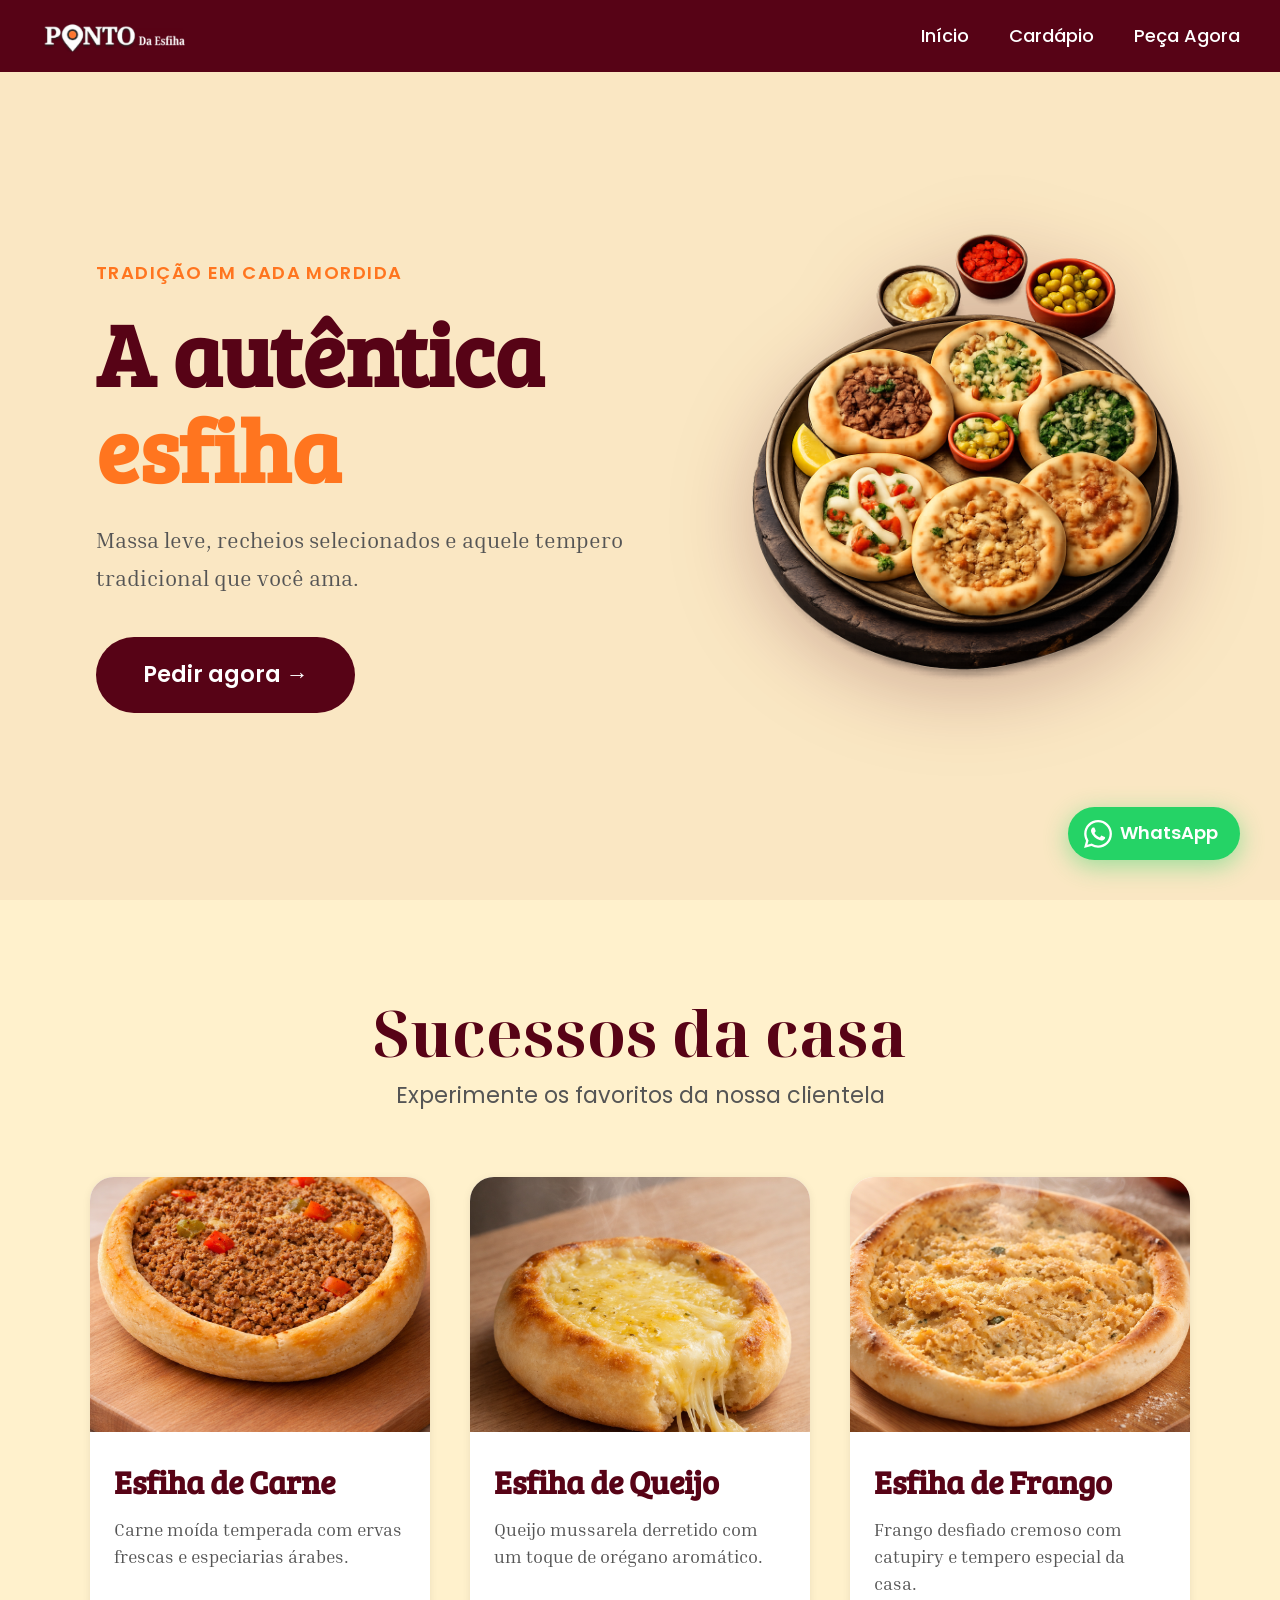
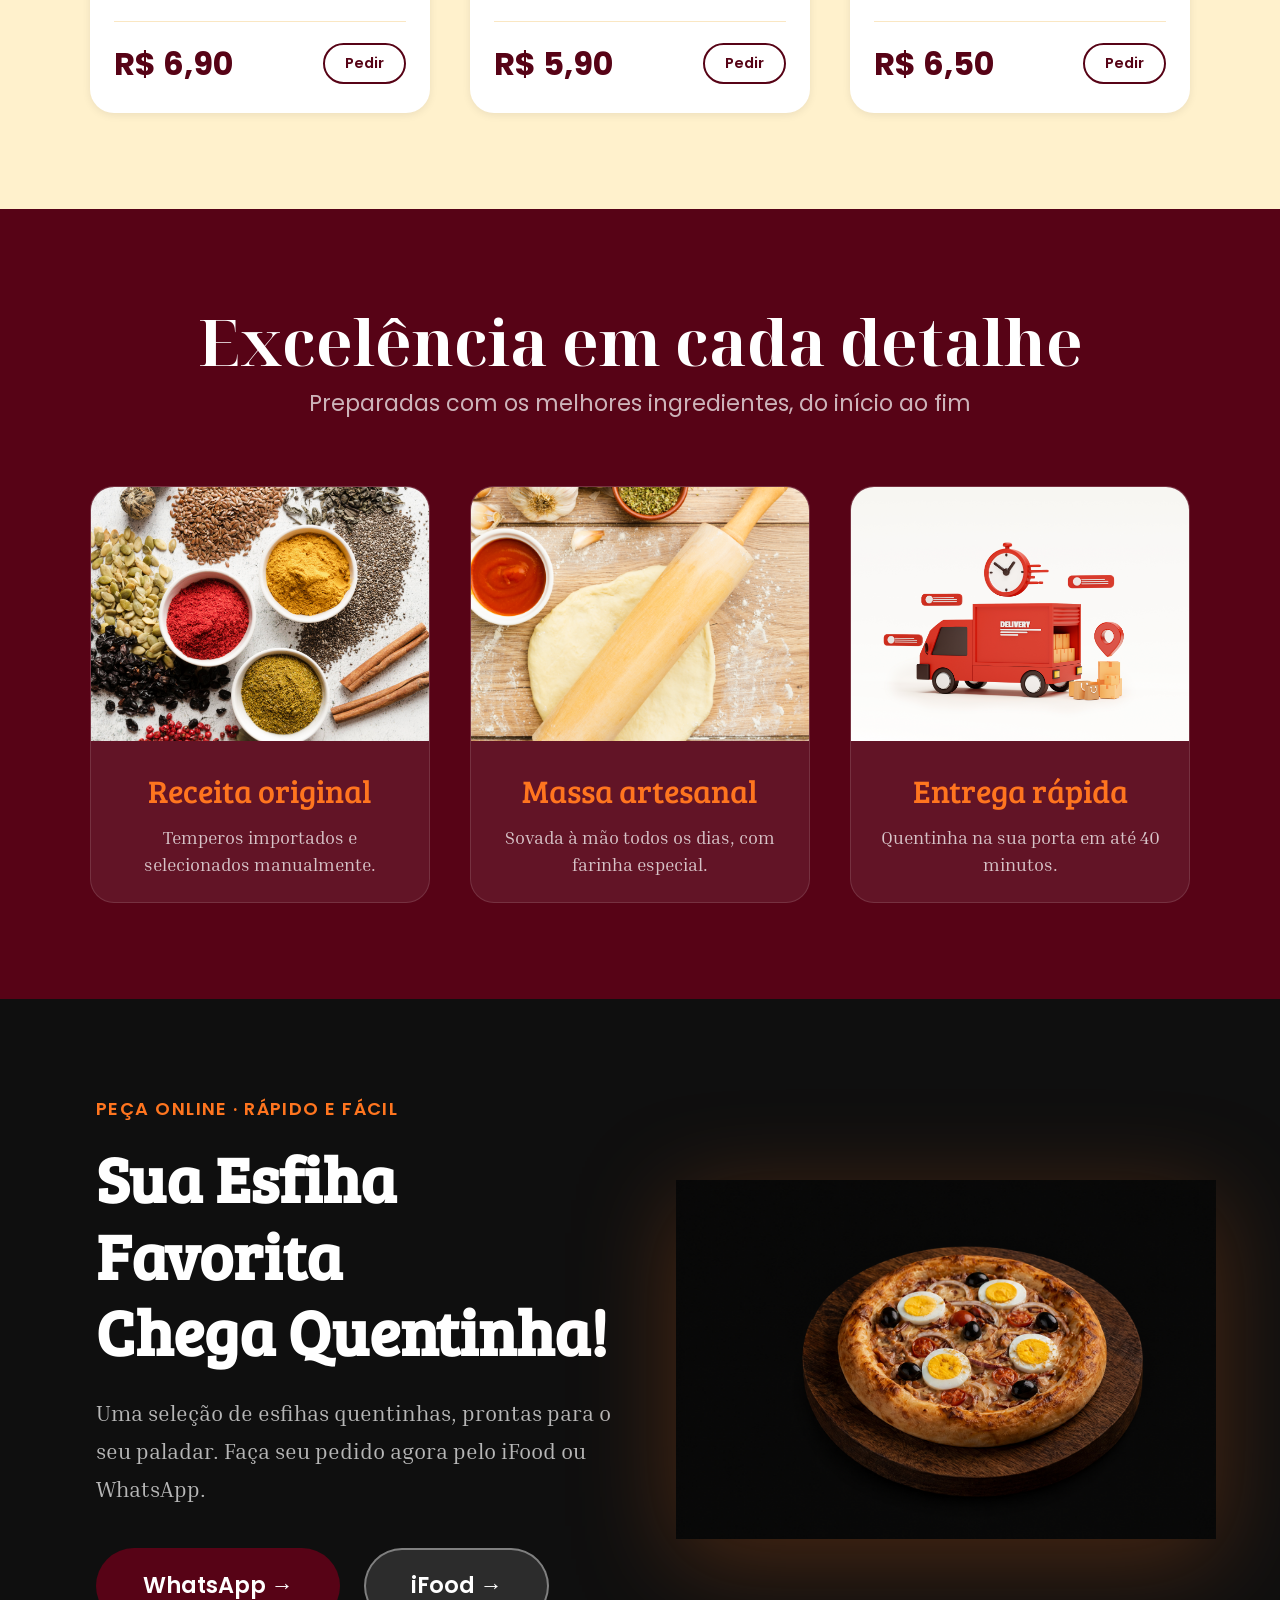
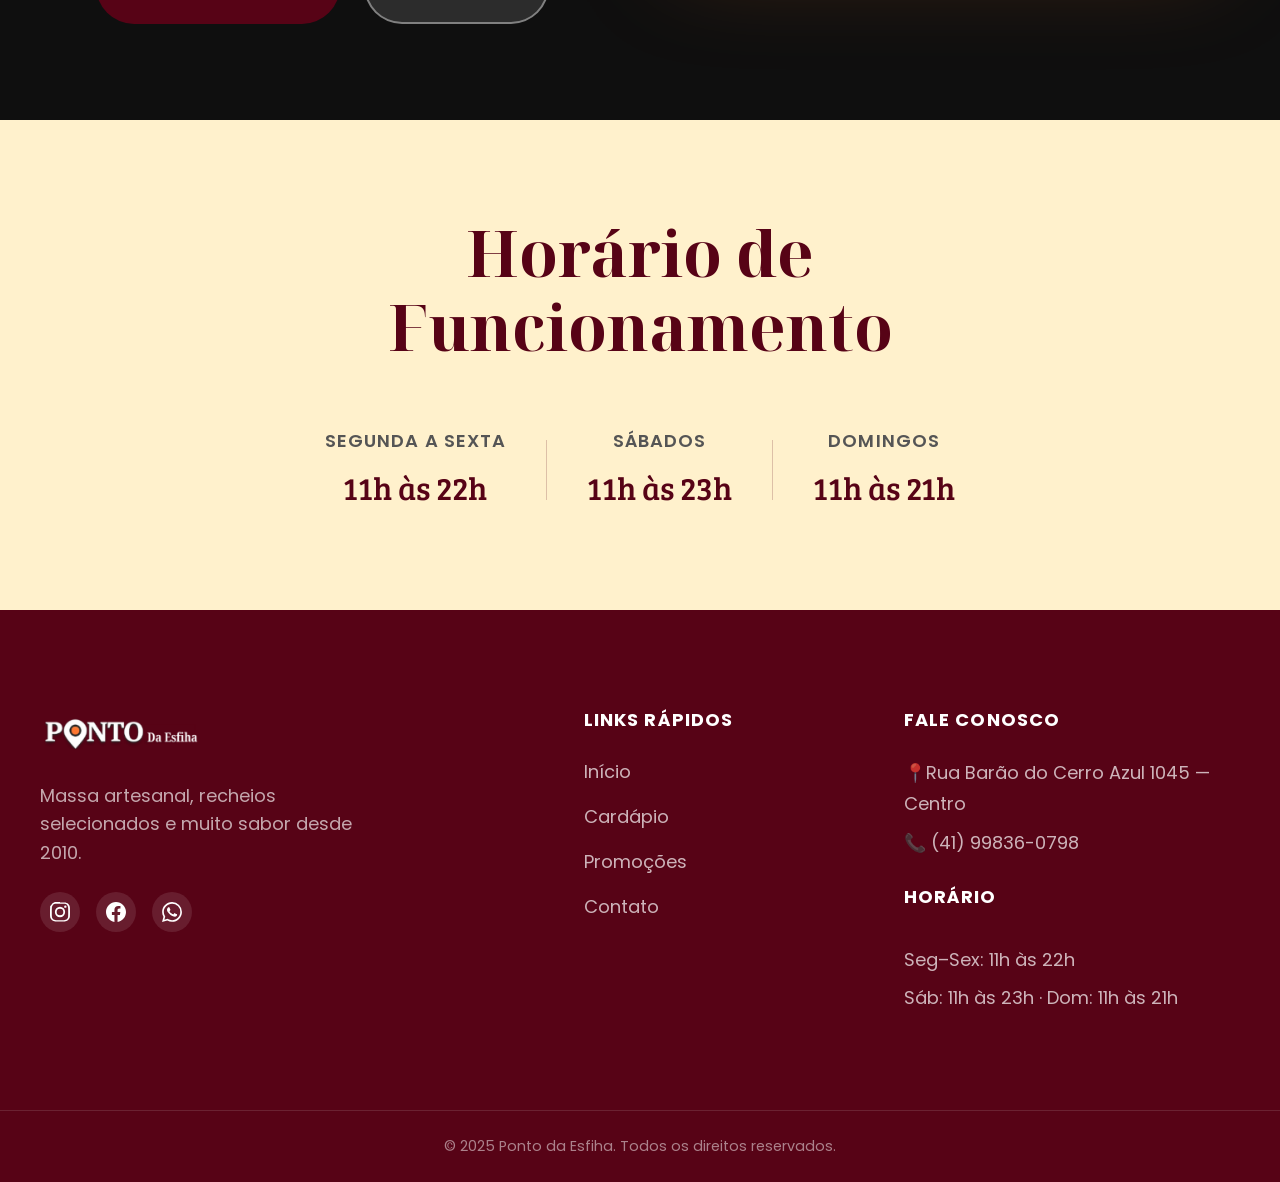
<file: Ponto da esfiha/index.html>
<!DOCTYPE html>
<html lang="pt-br">

<head>
  <meta charset="UTF-8" />
  <meta name="viewport" content="width=device-width, initial-scale=1.0" />
  <title>Ponto da Esfiha</title>
  <link rel="stylesheet" href="styles.css" />
  <link rel="stylesheet" href="responsive.css" />
</head>

<body>

  <!-- ========== NAVBAR ========== -->
  <nav class="navbar" id="navbar">
    <div class="navbar__inner">
      <a href="#" class="navbar__logo" aria-label="Ponto da Esfiha - Página inicial">
        <img src="img/logo.png" alt="Logo Ponto da Esfiha" />
      </a>

      <button class="navbar__hamburger" id="hamburger" aria-label="Abrir menu" aria-expanded="false" aria-controls="nav-menu">
        <span></span>
        <span></span>
        <span></span>
      </button>

      <ul class="navbar__menu" id="nav-menu" role="list">
        <li><a href="#" class="navbar__link">Início</a></li>
        <li><a href="#cardapio" class="navbar__link">Cardápio</a></li>
        <li><a href="#peca-ja" class="navbar__link">Peça Agora</a></li>
      </ul>
    </div>
  </nav>

  <!-- ========== HERO ========== -->
  <header class="hero" id="inicio">
    <div class="hero__content">
      <p class="hero__eyebrow">Tradição em cada mordida</p>
      <h1 class="hero__title">A autêntica<br /><span>esfiha</span></h1>
      <p class="hero__subtitle">Massa leve, recheios selecionados e aquele tempero tradicional que você ama.</p>
      <a href="#peca-ja" class="btn btn--primary">Pedir agora →</a>
    </div>
    <div class="hero__image" aria-hidden="true">
      <img src="img/pizza-apresentação.png" alt="Prato com esfihas variadas" />
    </div>
  </header>

  <!-- ========== MAIN ========== -->
  <main>

    <!-- CARDS DE ESFIHAS -->
    <section class="section products" id="cardapio">
      <div class="section__header">
        <h2 class="section__title">Sucessos da casa</h2>
        <p class="section__subtitle">Experimente os favoritos da nossa clientela</p>
      </div>

      <div class="products__grid">

        <article class="card">
          <div class="card__image-wrap">
            <img src="img/esfiha-de-carne.png" alt="Esfiha de carne" class="card__image" />
          </div>
          <div class="card__body">
            <h3 class="card__name">Esfiha de Carne</h3>
            <p class="card__desc">Carne moída temperada com ervas frescas e especiarias árabes.</p>
            <div class="card__footer">
              <span class="card__price">R$ 6,90</span>
              <a href="#peca-ja" class="btn btn--outline btn--sm">Pedir</a>
            </div>
          </div>
        </article>

        <article class="card">
          <div class="card__image-wrap">
            <img src="img/esfiha-de-queijo.png" alt="Esfiha de queijo" class="card__image" />
          </div>
          <div class="card__body">
            <h3 class="card__name">Esfiha de Queijo</h3>
            <p class="card__desc">Queijo mussarela derretido com um toque de orégano aromático.</p>
            <div class="card__footer">
              <span class="card__price">R$ 5,90</span>
              <a href="#peca-ja" class="btn btn--outline btn--sm">Pedir</a>
            </div>
          </div>
        </article>

        <article class="card">
          <div class="card__image-wrap">
            <img src="img/esfiha-de-frango.png" alt="Esfiha de frango" class="card__image" />
          </div>
          <div class="card__body">
            <h3 class="card__name">Esfiha de Frango</h3>
            <p class="card__desc">Frango desfiado cremoso com catupiry e tempero especial da casa.</p>
            <div class="card__footer">
              <span class="card__price">R$ 6,50</span>
              <a href="#peca-ja" class="btn btn--outline btn--sm">Pedir</a>
            </div>
          </div>
        </article>

      </div>
    </section>

    <!-- SEÇÃO QUALIDADE -->
    <section class="section quality">
      <div class="section__header quality__header">
        <h2 class="section__title">Excelência em cada detalhe</h2>
        <p class="section__subtitle">Preparadas com os melhores ingredientes, do início ao fim</p>
      </div>

      <div class="quality__grid">

        <div class="quality-card">
          <div class="quality-card__image-wrap">
            <img src="img/temperos.jpg" alt="Temperos naturais" />
          </div>
          <p class="quality-card__label">Receita original</p>
          <p class="quality-card__desc">Temperos importados e selecionados manualmente.</p>
        </div>

        <div class="quality-card">
          <div class="quality-card__image-wrap">
            <img src="img/rolo-de-massa.jpg" alt="Massa artesanal sendo preparada" />
          </div>
          <p class="quality-card__label">Massa artesanal</p>
          <p class="quality-card__desc">Sovada à mão todos os dias, com farinha especial.</p>
        </div>

        <div class="quality-card">
          <div class="quality-card__image-wrap">
            <img src="img/entrega-rapida.jpg" alt="Entrega rápida" />
          </div>
          <p class="quality-card__label">Entrega rápida</p>
          <p class="quality-card__desc">Quentinha na sua porta em até 40 minutos.</p>
        </div>

      </div>
    </section>

    <!-- SEÇÃO PEÇA JÁ -->
    <section class="section cta-section" id="peca-ja">
      <div class="cta-section__content">
        <p class="hero__eyebrow" style="color: #ff751f;">Peça Online · Rápido e Fácil</p>
        <h2 class="cta-section__title">Sua Esfiha Favorita<br />Chega Quentinha!</h2>
        <p class="cta-section__desc">Uma seleção de esfihas quentinhas, prontas para o seu paladar. Faça seu pedido agora pelo iFood ou WhatsApp.</p>
        <div class="cta-section__buttons">
          <a href="https://wa.me/SEUNUMERO" target="_blank" rel="noopener" class="btn btn--primary">WhatsApp →</a>
          <a href="https://www.ifood.com.br/delivery/piraquara-pr/ponto-da-esfiha-centro" target="_blank" rel="noopener" class="btn btn--ghost">iFood →</a>
        </div>
      </div>
      <div class="cta-section__image" aria-hidden="true">
        <img src="img/peça-já.png" alt="Esfihas quentinhas prontas para entrega" />
      </div>
    </section>

    <!-- HORÁRIO DE FUNCIONAMENTO -->
    <section class="section hours">
      <div class="hours__inner">
        <h2 class="section__title">Horário de Funcionamento</h2>
        <div class="hours__grid">
          <div class="hours__item">
            <span class="hours__day">Segunda a Sexta</span>
            <span class="hours__time">11h às 22h</span>
          </div>
          <div class="hours__divider" aria-hidden="true"></div>
          <div class="hours__item">
            <span class="hours__day">Sábados</span>
            <span class="hours__time">11h às 23h</span>
          </div>
          <div class="hours__divider" aria-hidden="true"></div>
          <div class="hours__item">
            <span class="hours__day">Domingos</span>
            <span class="hours__time">11h às 21h</span>
          </div>
        </div>
      </div>
    </section>

  </main>

  <!-- ========== FOOTER ========== -->
  <footer class="footer">
    <div class="footer__inner">

      <div class="footer__brand">
        <a href="#" aria-label="Ponto da Esfiha">
          <img src="img/logo.png" alt="Logo Ponto da Esfiha" class="footer__logo" />
        </a>
        <p class="footer__tagline">Massa artesanal, recheios selecionados e muito sabor desde 2010.</p>
        <div class="footer__social">
          <a href="#" aria-label="Instagram" class="footer__social-link">
            <svg xmlns="http://www.w3.org/2000/svg" width="20" height="20" fill="currentColor" viewBox="0 0 24 24"><path d="M12 2.163c3.204 0 3.584.012 4.85.07 1.366.062 2.633.334 3.608 1.308.975.975 1.246 2.242 1.308 3.608.058 1.266.069 1.646.069 4.851s-.011 3.585-.069 4.851c-.062 1.366-.333 2.633-1.308 3.608-.975.975-2.242 1.246-3.608 1.308-1.266.058-1.646.069-4.85.069s-3.585-.011-4.851-.069c-1.366-.062-2.633-.333-3.608-1.308-.975-.975-1.246-2.242-1.308-3.608C2.175 15.585 2.163 15.204 2.163 12s.012-3.584.07-4.85c.062-1.366.334-2.633 1.308-3.608C4.516 2.497 5.783 2.225 7.149 2.163 8.415 2.105 8.796 2.163 12 2.163zm0-2.163c-3.259 0-3.667.014-4.947.072C5.596.163 3.879.645 2.545 1.98.163 5.596.163 3.879.163 7.053.014 8.333 0 8.741 0 12c0 3.259.014 3.668.072 4.948.058 1.447.539 3.164 1.873 4.499C3.28 22.78 4.996 23.261 6.444 23.319 7.724 23.378 8.132 23.392 12 23.392s4.276-.014 5.556-.072c1.448-.058 3.165-.539 4.499-1.873C23.39 20.112 23.871 18.396 23.929 16.948 23.987 15.668 24 15.259 24 12c0-3.259-.013-3.667-.071-4.947C23.87 5.596 23.389 3.879 22.054 2.545 20.721 1.211 19.004.73 17.556.672 16.276.614 15.867.6 12 .6z"/><path d="M12 5.838a6.162 6.162 0 1 0 0 12.324 6.162 6.162 0 0 0 0-12.324zm0 10.162a4 4 0 1 1 0-8 4 4 0 0 1 0 8zm6.406-11.845a1.44 1.44 0 1 0 0 2.881 1.44 1.44 0 0 0 0-2.881z"/></svg>
          </a>
          <a href="#" aria-label="Facebook" class="footer__social-link">
            <svg xmlns="http://www.w3.org/2000/svg" width="20" height="20" fill="currentColor" viewBox="0 0 24 24"><path d="M24 12.073C24 5.405 18.627 0 12 0S0 5.405 0 12.073C0 18.1 4.388 23.094 10.125 24v-8.437H7.078v-3.49h3.047V9.41c0-3.025 1.792-4.697 4.533-4.697 1.312 0 2.686.235 2.686.235v2.97h-1.513c-1.491 0-1.956.93-1.956 1.885v2.27h3.328l-.532 3.49h-2.796V24C19.612 23.094 24 18.1 24 12.073z"/></svg>
          </a>
          <a href="https://wa.me/SEUNUMERO" aria-label="WhatsApp" class="footer__social-link">
            <svg xmlns="http://www.w3.org/2000/svg" width="20" height="20" fill="currentColor" viewBox="0 0 24 24"><path d="M17.472 14.382c-.297-.149-1.758-.867-2.03-.967-.273-.099-.471-.148-.67.15-.197.297-.767.966-.94 1.164-.173.199-.347.223-.644.075-.297-.15-1.255-.463-2.39-1.475-.883-.788-1.48-1.761-1.653-2.059-.173-.297-.018-.458.13-.606.134-.133.298-.347.446-.52.149-.174.198-.298.298-.497.099-.198.05-.371-.025-.52-.075-.149-.669-1.612-.916-2.207-.242-.579-.487-.5-.669-.51-.173-.008-.371-.01-.57-.01-.198 0-.52.074-.792.372-.272.297-1.04 1.016-1.04 2.479 0 1.462 1.065 2.875 1.213 3.074.149.198 2.096 3.2 5.077 4.487.709.306 1.262.489 1.694.625.712.227 1.36.195 1.871.118.571-.085 1.758-.719 2.006-1.413.248-.694.248-1.289.173-1.413-.074-.124-.272-.198-.57-.347m-5.421 7.403h-.004a9.87 9.87 0 0 1-5.031-1.378l-.361-.214-3.741.982.998-3.648-.235-.374a9.86 9.86 0 0 1-1.51-5.26c.001-5.45 4.436-9.884 9.888-9.884 2.64 0 5.122 1.03 6.988 2.898a9.825 9.825 0 0 1 2.893 6.994c-.003 5.45-4.437 9.884-9.885 9.884m8.413-18.297A11.815 11.815 0 0 0 12.05 0C5.495 0 .16 5.335.157 11.892c0 2.096.547 4.142 1.588 5.945L.057 24l6.305-1.654a11.882 11.882 0 0 0 5.683 1.448h.005c6.554 0 11.89-5.335 11.893-11.893a11.821 11.821 0 0 0-3.48-8.413Z"/></svg>
          </a>
        </div>
      </div>

      <div class="footer__links">
        <h3 class="footer__heading">Links rápidos</h3>
        <ul role="list">
          <li><a href="#inicio">Início</a></li>
          <li><a href="#cardapio">Cardápio</a></li>
          <li><a href="#peca-ja">Promoções</a></li>
          <li><a href="#peca-ja">Contato</a></li>
        </ul>
      </div>

      <div class="footer__contact">
        <h3 class="footer__heading">Fale conosco</h3>
        <address>
          <p>📍Rua Barão do Cerro Azul 1045 — Centro</p>
          <p>📞 <a href="tel:+5500000000000">(41) 99836-0798</a></p>
        </address>
        <div class="footer__hours">
          <h3 class="footer__heading" style="margin-top: 1.5rem;">Horário</h3>
          <p>Seg–Sex: 11h às 22h</p>
          <p>Sáb: 11h às 23h · Dom: 11h às 21h</p>
        </div>
      </div>

    </div>

    <div class="footer__bottom">
      <p>© 2025 Ponto da Esfiha. Todos os direitos reservados.</p>
    </div>
  </footer>

  <!-- BOTÃO FLUTUANTE WHATSAPP -->
  <a href="https://wa.me/SEUNUMERO" target="_blank" rel="noopener" class="whatsapp-fab" aria-label="Falar pelo WhatsApp">
    <svg xmlns="http://www.w3.org/2000/svg" width="28" height="28" fill="currentColor" viewBox="0 0 24 24"><path d="M17.472 14.382c-.297-.149-1.758-.867-2.03-.967-.273-.099-.471-.148-.67.15-.197.297-.767.966-.94 1.164-.173.199-.347.223-.644.075-.297-.15-1.255-.463-2.39-1.475-.883-.788-1.48-1.761-1.653-2.059-.173-.297-.018-.458.13-.606.134-.133.298-.347.446-.52.149-.174.198-.298.298-.497.099-.198.05-.371-.025-.52-.075-.149-.669-1.612-.916-2.207-.242-.579-.487-.5-.669-.51-.173-.008-.371-.01-.57-.01-.198 0-.52.074-.792.372-.272.297-1.04 1.016-1.04 2.479 0 1.462 1.065 2.875 1.213 3.074.149.198 2.096 3.2 5.077 4.487.709.306 1.262.489 1.694.625.712.227 1.36.195 1.871.118.571-.085 1.758-.719 2.006-1.413.248-.694.248-1.289.173-1.413-.074-.124-.272-.198-.57-.347m-5.421 7.403h-.004a9.87 9.87 0 0 1-5.031-1.378l-.361-.214-3.741.982.998-3.648-.235-.374a9.86 9.86 0 0 1-1.51-5.26c.001-5.45 4.436-9.884 9.888-9.884 2.64 0 5.122 1.03 6.988 2.898a9.825 9.825 0 0 1 2.893 6.994c-.003 5.45-4.437 9.884-9.885 9.884m8.413-18.297A11.815 11.815 0 0 0 12.05 0C5.495 0 .16 5.335.157 11.892c0 2.096.547 4.142 1.588 5.945L.057 24l6.305-1.654a11.882 11.882 0 0 0 5.683 1.448h.005c6.554 0 11.89-5.335 11.893-11.893a11.821 11.821 0 0 0-3.48-8.413Z"/></svg>
    <span>WhatsApp</span>
  </a>

  <!-- ========== JS: NAVBAR + HAMBURGER ========== -->
  <script>
    // Hamburger toggle
    const hamburger = document.getElementById('hamburger');
    const navMenu = document.getElementById('nav-menu');

    hamburger.addEventListener('click', () => {
      const isOpen = navMenu.classList.toggle('navbar__menu--open');
      hamburger.classList.toggle('navbar__hamburger--open', isOpen);
      hamburger.setAttribute('aria-expanded', isOpen);
    });

    // Close menu on link click
    navMenu.querySelectorAll('.navbar__link').forEach(link => {
      link.addEventListener('click', () => {
        navMenu.classList.remove('navbar__menu--open');
        hamburger.classList.remove('navbar__hamburger--open');
        hamburger.setAttribute('aria-expanded', false);
      });
    });

    // Navbar scroll effect
    const navbar = document.getElementById('navbar');
    window.addEventListener('scroll', () => {
      navbar.classList.toggle('navbar--scrolled', window.scrollY > 60);
    });
  </script>

</body>
</html>
</file>
<file: Ponto da esfiha/styles.css>
/* ============================================================
   PONTO DA ESFIHA — styles.css
   Organização: Reset → Tokens → Base → Layout → Componentes
                → Seções → Footer → Utilitários → Media Queries
   ============================================================ */

/* ── IMPORTS ── */
@import url("https://fonts.googleapis.com/css2?family=Bree+Serif&family=Inria+Serif:ital,wght@0,300;0,400;0,700;1,300;1,400;1,700&family=Noto+Serif+Display:ital,wght@0,100..900;1,100..900&family=Poppins:ital,wght@0,300;0,400;0,500;0,600;0,700;1,300;1,400;1,500;1,600;1,700&display=swap");

/* ── RESET ── */
*, *::before, *::after {
  margin: 0;
  padding: 0;
  box-sizing: border-box;
}
img, svg { display: block; max-width: 100%; }
ul { list-style: none; }
a { text-decoration: none; }
address { font-style: normal; }

/* ── TOKENS ── */
:root {
  /* Cores */
  --c-brand:      #570316;
  --c-brand-dark: #3d0210;
  --c-accent:     #ff751f;
  --c-bg:         #fff1cc;
  --c-bg-warm:    #fae7c3;
  --c-white:      #ffffff;
  --c-text:       #1a1a1a;
  --c-text-muted: #555555;

  /* Tipografia */
  --f-display: "Noto Serif Display", serif;
  --f-brand:   "Bree Serif", serif;
  --f-body:    "Inria Serif", serif;
  --f-ui:      "Poppins", sans-serif;

  /* Escala tipográfica (clamp) */
  --step--1: clamp(0.8rem,  1.5vw, 0.9rem);
  --step-0:  clamp(1rem,    2vw,   1.125rem);
  --step-1:  clamp(1.15rem, 2.5vw, 1.4rem);
  --step-2:  clamp(1.4rem,  3.5vw, 2rem);
  --step-3:  clamp(1.8rem,  4.5vw, 2.8rem);
  --step-4:  clamp(2.2rem,  6vw,   4rem);
  --step-5:  clamp(2.8rem,  8vw,   5.5rem);

  /* Espaçamento */
  --space-xs:  0.5rem;
  --space-sm:  1rem;
  --space-md:  1.5rem;
  --space-lg:  2.5rem;
  --space-xl:  4rem;
  --space-2xl: 6rem;

  /* Bordas */
  --radius-sm:  8px;
  --radius-md:  16px;
  --radius-lg:  24px;
  --radius-pill:9999px;

  /* Sombras */
  --shadow-sm:  0 2px 8px rgba(0,0,0,.08);
  --shadow-md:  0 8px 24px rgba(0,0,0,.12);
  --shadow-lg:  0 16px 40px rgba(0,0,0,.16);

  /* Navbar */
  --nav-h: 72px;

  /* Transições */
  --ease: 0.25s ease;
}

/* ── BASE ── */
html { scroll-behavior: smooth; }

body {
  font-family: var(--f-body);
  color: var(--c-text);
  background: var(--c-white);
  line-height: 1.6;
  overflow-x: hidden;
}

/* ── SECTION WRAPPER ── */
.section {
  padding: var(--space-2xl) var(--space-md);
}

.section__header {
  text-align: center;
  margin-bottom: var(--space-xl);
}

.section__title {
  font-family: var(--f-display);
  font-size: var(--step-4);
  color: var(--c-brand);
  line-height: 1.15;
}

.section__subtitle {
  font-family: var(--f-ui);
  font-size: var(--step-1);
  color: var(--c-text-muted);
  margin-top: var(--space-xs);
}

/* ── BUTTONS ── */
.btn {
  display: inline-flex;
  align-items: center;
  justify-content: center;
  gap: 0.4em;
  font-family: var(--f-ui);
  font-weight: 600;
  font-size: var(--step-1);
  border-radius: var(--radius-pill);
  padding: 0.8em 2em;
  cursor: pointer;
  transition: transform var(--ease), box-shadow var(--ease), background var(--ease);
  border: 2px solid transparent;
  white-space: nowrap;
}
.btn:hover  { transform: translateY(-2px); box-shadow: var(--shadow-md); }
.btn:active { transform: translateY(0);    box-shadow: none; }

.btn--primary {
  background: var(--c-brand);
  color: var(--c-white);
}
.btn--primary:hover { background: var(--c-brand-dark); }

.btn--outline {
  background: transparent;
  border-color: var(--c-brand);
  color: var(--c-brand);
}
.btn--outline:hover {
  background: var(--c-brand);
  color: var(--c-white);
}

.btn--ghost {
  background: rgba(255,255,255,.12);
  border-color: rgba(255,255,255,.4);
  color: var(--c-white);
}
.btn--ghost:hover {
  background: rgba(255,255,255,.25);
}

.btn--sm {
  font-size: var(--step--1);
  padding: 0.5em 1.4em;
}

/* ════════════════════════════════════════
   NAVBAR
════════════════════════════════════════ */
.navbar {
  position: fixed;
  top: 0; left: 0; right: 0;
  z-index: 1000;
  height: var(--nav-h);
  background: var(--c-brand);
  transition: background var(--ease), backdrop-filter var(--ease), box-shadow var(--ease);
}

.navbar--scrolled {
  background: rgba(87, 3, 22, 0.92);
  backdrop-filter: blur(12px);
  -webkit-backdrop-filter: blur(12px);
  box-shadow: 0 4px 20px rgba(0,0,0,.25);
}

.navbar__inner {
  max-width: 1280px;
  margin: 0 auto;
  height: 100%;
  padding: 0 var(--space-lg);
  display: flex;
  align-items: center;
  justify-content: space-between;
}

.navbar__logo img {
  height: 48px;
  width: auto;
  object-fit: contain;
}

.navbar__menu {
  display: flex;
  align-items: center;
  gap: var(--space-lg);
}

.navbar__link {
  font-family: var(--f-ui);
  font-size: var(--step-0);
  font-weight: 500;
  color: var(--c-white);
  position: relative;
  padding-bottom: 4px;
}

.navbar__link::after {
  content: '';
  position: absolute;
  bottom: 0; left: 0;
  width: 0; height: 2px;
  background: var(--c-accent);
  transition: width var(--ease);
}

.navbar__link:hover::after { width: 100%; }

/* Hamburger */
.navbar__hamburger {
  display: none;
  flex-direction: column;
  gap: 5px;
  background: none;
  border: none;
  cursor: pointer;
  padding: 6px;
  z-index: 1100;
}

.navbar__hamburger span {
  display: block;
  width: 26px;
  height: 2px;
  background: var(--c-white);
  border-radius: 2px;
  transition: transform var(--ease), opacity var(--ease);
  transform-origin: center;
}

.navbar__hamburger--open span:nth-child(1) { transform: translateY(7px) rotate(45deg); }
.navbar__hamburger--open span:nth-child(2) { opacity: 0; }
.navbar__hamburger--open span:nth-child(3) { transform: translateY(-7px) rotate(-45deg); }

/* ════════════════════════════════════════
   HERO
════════════════════════════════════════ */
.hero {
  min-height: 100svh;
  padding-top: var(--nav-h);
  background: var(--c-bg-warm);
  display: grid;
  grid-template-columns: 1fr 1fr;
  align-items: center;
  gap: var(--space-lg);
  padding-left: clamp(1.5rem, 8vw, 6rem);
  padding-right: clamp(1rem, 5vw, 4rem);
  overflow: hidden;
}

.hero__eyebrow {
  font-family: var(--f-ui);
  font-size: var(--step-0);
  font-weight: 600;
  color: var(--c-accent);
  letter-spacing: 0.08em;
  text-transform: uppercase;
  margin-bottom: var(--space-sm);
}

.hero__title {
  font-family: var(--f-brand);
  font-size: var(--step-5);
  line-height: 1.1;
  color: var(--c-brand);
  margin-bottom: var(--space-md);
}

.hero__title span {
  color: var(--c-accent);
}

.hero__subtitle {
  font-family: var(--f-body);
  font-size: var(--step-1);
  color: var(--c-text-muted);
  max-width: 42ch;
  margin-bottom: var(--space-lg);
  line-height: 1.7;
}

.hero__image {
  display: flex;
  justify-content: center;
  align-items: flex-end;
}

.hero__image img {
  width: min(480px, 100%);
  height: auto;
  object-fit: contain;
  filter: drop-shadow(0 20px 40px rgba(87,3,22,.25));
  animation: float 4s ease-in-out infinite;
}

@keyframes float {
  0%, 100% { transform: translateY(0); }
  50%       { transform: translateY(-12px); }
}

/* ════════════════════════════════════════
   PRODUCTS (CARDS DE ESFIHAS)
════════════════════════════════════════ */
.products {
  background: var(--c-bg);
}

.products__grid {
  display: grid;
  grid-template-columns: repeat(auto-fit, minmax(min(280px, 100%), 1fr));
  gap: var(--space-lg);
  max-width: 1100px;
  margin: 0 auto;
}

.card {
  background: var(--c-white);
  border-radius: var(--radius-lg);
  overflow: hidden;
  box-shadow: var(--shadow-sm);
  transition: transform var(--ease), box-shadow var(--ease);
  display: flex;
  flex-direction: column;
}

.card:hover {
  transform: translateY(-6px);
  box-shadow: var(--shadow-lg);
}

.card__image-wrap {
  width: 100%;
  aspect-ratio: 4/3;
  overflow: hidden;
  background: var(--c-bg-warm);
}

.card__image {
  width: 100%;
  height: 100%;
  object-fit: cover;
  transition: transform 0.4s ease;
}

.card:hover .card__image {
  transform: scale(1.05);
}

.card__body {
  padding: var(--space-md);
  display: flex;
  flex-direction: column;
  flex: 1;
  gap: var(--space-xs);
}

.card__name {
  font-family: var(--f-brand);
  font-size: var(--step-2);
  color: var(--c-brand);
}

.card__desc {
  font-family: var(--f-body);
  font-size: var(--step-0);
  color: var(--c-text-muted);
  line-height: 1.5;
  flex: 1;
}

.card__footer {
  display: flex;
  align-items: center;
  justify-content: space-between;
  margin-top: var(--space-sm);
  padding-top: var(--space-sm);
  border-top: 1px solid var(--c-bg-warm);
}

.card__price {
  font-family: var(--f-ui);
  font-weight: 700;
  font-size: var(--step-2);
  color: var(--c-brand);
}

/* ════════════════════════════════════════
   QUALITY
════════════════════════════════════════ */
.quality {
  background: var(--c-brand);
  color: var(--c-white);
}

.quality__header .section__title {
  color: var(--c-white);
}

.quality__header .section__subtitle {
  color: rgba(255,255,255,.7);
}

.quality__grid {
  display: grid;
  grid-template-columns: repeat(auto-fit, minmax(min(260px, 100%), 1fr));
  gap: var(--space-lg);
  max-width: 1100px;
  margin: 0 auto;
}

.quality-card {
  background: rgba(255,255,255,.07);
  border: 1px solid rgba(255,255,255,.12);
  border-radius: var(--radius-lg);
  overflow: hidden;
  text-align: center;
  transition: background var(--ease), transform var(--ease);
}

.quality-card:hover {
  background: rgba(255,255,255,.12);
  transform: translateY(-4px);
}

.quality-card__image-wrap {
  aspect-ratio: 4/3;
  overflow: hidden;
}

.quality-card__image-wrap img {
  width: 100%;
  height: 100%;
  object-fit: cover;
  transition: transform 0.4s ease;
}

.quality-card:hover .quality-card__image-wrap img {
  transform: scale(1.05);
}

.quality-card__label {
  font-family: var(--f-brand);
  font-size: var(--step-2);
  color: var(--c-accent);
  padding: var(--space-md) var(--space-md) var(--space-xs);
}

.quality-card__desc {
  font-family: var(--f-body);
  font-size: var(--step-0);
  color: rgba(255,255,255,.75);
  padding: 0 var(--space-md) var(--space-md);
  line-height: 1.5;
}

/* ════════════════════════════════════════
   CTA / PEÇA JÁ
════════════════════════════════════════ */
.cta-section {
  background: #0f0f0f;
  color: var(--c-white);
  display: grid;
  grid-template-columns: 1fr 1fr;
  align-items: center;
  gap: var(--space-lg);
  padding-left: clamp(1.5rem, 8vw, 6rem);
  padding-right: clamp(1rem, 5vw, 4rem);
  overflow: hidden;
  min-height: 60vh;
}

.cta-section__title {
  font-family: var(--f-brand);
  font-size: var(--step-4);
  line-height: 1.2;
  margin: var(--space-sm) 0 var(--space-md);
}

.cta-section__desc {
  font-family: var(--f-body);
  font-size: var(--step-1);
  color: rgba(255,255,255,.7);
  max-width: 44ch;
  line-height: 1.7;
  margin-bottom: var(--space-lg);
}

.cta-section__buttons {
  display: flex;
  gap: var(--space-md);
  flex-wrap: wrap;
}

.cta-section__image {
  display: flex;
  justify-content: center;
  align-items: flex-end;
}

.cta-section__image img {
  width: min(1200px, 100%);
  height: auto;
  object-fit: contain;
  filter: drop-shadow(0 20px 50px rgba(255,117,31,.25));
}

/* ════════════════════════════════════════
   HOURS
════════════════════════════════════════ */
.hours {
  background: var(--c-bg);
}

.hours__inner {
  max-width: 800px;
  margin: 0 auto;
  text-align: center;
}

.hours__inner .section__title {
  margin-bottom: var(--space-xl);
}

.hours__grid {
  display: flex;
  justify-content: center;
  align-items: center;
  gap: var(--space-lg);
  flex-wrap: wrap;
}

.hours__item {
  display: flex;
  flex-direction: column;
  gap: 0.4rem;
}

.hours__day {
  font-family: var(--f-ui);
  font-size: var(--step-0);
  font-weight: 600;
  color: var(--c-text-muted);
  text-transform: uppercase;
  letter-spacing: 0.06em;
}

.hours__time {
  font-family: var(--f-brand);
  font-size: var(--step-2);
  color: var(--c-brand);
}

.hours__divider {
  width: 1px;
  height: 60px;
  background: var(--c-brand);
  opacity: 0.2;
  flex-shrink: 0;
}

/* ════════════════════════════════════════
   FOOTER
════════════════════════════════════════ */
.footer {
  background: var(--c-brand);
  color: rgba(255,255,255,.85);
  font-family: var(--f-ui);
}

.footer__inner {
  max-width: 1280px;
  margin: 0 auto;
  padding: var(--space-2xl) var(--space-lg);
  display: grid;
  grid-template-columns: 2fr 1fr 1.5fr;
  gap: var(--space-2xl);
}

.footer__logo {
  height: 52px;
  width: auto;
  object-fit: contain;
  margin-bottom: var(--space-md);
}

.footer__tagline {
  font-size: var(--step-0);
  color: rgba(255,255,255,.65);
  max-width: 32ch;
  line-height: 1.6;
  margin-bottom: var(--space-md);
}

.footer__social {
  display: flex;
  gap: var(--space-sm);
}

.footer__social-link {
  display: flex;
  align-items: center;
  justify-content: center;
  width: 40px;
  height: 40px;
  border-radius: var(--radius-pill);
  background: rgba(255,255,255,.1);
  color: var(--c-white);
  transition: background var(--ease), transform var(--ease);
}

.footer__social-link:hover {
  background: var(--c-accent);
  transform: translateY(-3px);
}

.footer__heading {
  font-size: var(--step-0);
  font-weight: 700;
  color: var(--c-white);
  letter-spacing: 0.06em;
  text-transform: uppercase;
  margin-bottom: var(--space-md);
}

.footer__links ul {
  display: flex;
  flex-direction: column;
  gap: var(--space-sm);
}

.footer__links a {
  color: rgba(255,255,255,.7);
  font-size: var(--step-0);
  transition: color var(--ease), padding-left var(--ease);
}

.footer__links a:hover {
  color: var(--c-white);
  padding-left: 6px;
}

.footer__contact address,
.footer__hours {
  display: flex;
  flex-direction: column;
  gap: var(--space-xs);
  font-size: var(--step-0);
  color: rgba(255,255,255,.7);
  line-height: 1.7;
}

.footer__contact a {
  color: rgba(255,255,255,.7);
  transition: color var(--ease);
}

.footer__contact a:hover { color: var(--c-white); }

.footer__bottom {
  border-top: 1px solid rgba(255,255,255,.12);
  text-align: center;
  padding: var(--space-md) var(--space-lg);
  font-size: var(--step--1);
  color: rgba(255,255,255,.5);
}

/* ════════════════════════════════════════
   WHATSAPP FAB
════════════════════════════════════════ */
.whatsapp-fab {
  position: fixed;
  bottom: var(--space-lg);
  right: var(--space-lg);
  z-index: 999;
  display: flex;
  align-items: center;
  gap: var(--space-xs);
  background: #25d366;
  color: var(--c-white);
  font-family: var(--f-ui);
  font-weight: 600;
  font-size: var(--step-0);
  border-radius: var(--radius-pill);
  padding: 0.75rem 1.4rem 0.75rem 1rem;
  box-shadow: 0 6px 24px rgba(37,211,102,.45);
  transition: transform var(--ease), box-shadow var(--ease);
}

.whatsapp-fab:hover {
  transform: translateY(-4px) scale(1.04);
  box-shadow: 0 12px 32px rgba(37,211,102,.55);
}

/* Media queries → ver responsive.css */
</file>
<file: Ponto da esfiha/responsive.css>
/* ============================================================
   PONTO DA ESFIHA — responsive.css
   Media queries separadas do styles.css principal.
   Ordem: 1024px → 768px → 480px → prefers-reduced-motion
   ============================================================ */

/* ════════════════════════════════════════
   TABLETS — max-width: 1024px
════════════════════════════════════════ */
@media (max-width: 1024px) {
  .navbar__inner {
    padding: 0 var(--space-md);
  }

  /* Hero e CTA viram coluna única */
  .hero,
  .cta-section {
    grid-template-columns: 1fr;
    text-align: center;
    padding: calc(var(--nav-h) + var(--space-xl)) var(--space-md) var(--space-xl);
  }

  .hero__subtitle {
    margin: 0 auto var(--space-lg);
  }

  .hero__image {
    justify-content: center;
  }

  .hero__image img {
    max-height: 340px;
  }

  /* CTA section — imagem sobe, texto desce */
  .cta-section__content { order: 1; }
  .cta-section__image   { order: 0; justify-content: center; }

  .cta-section__image img {
    max-height: 280px;
  }

  .cta-section__desc {
    margin: 0 auto var(--space-lg);
  }

  .cta-section__buttons {
    justify-content: center;
  }

  /* Footer — 2 colunas */
  .footer__inner {
    grid-template-columns: 1fr 1fr;
    gap: var(--space-xl);
  }

  .footer__brand {
    grid-column: 1 / -1;
  }
}

/* ════════════════════════════════════════
   MOBILE — max-width: 768px
════════════════════════════════════════ */
@media (max-width: 768px) {
  /* Navbar: mostra hambúrguer */
  .navbar__hamburger {
    display: flex;
  }

  /* Menu lateral deslizante */
  .navbar__menu {
    position: fixed;
    top: 0;
    right: 0;
    width: min(280px, 85vw);
    height: 100dvh;
    background: var(--c-brand-dark);
    flex-direction: column;
    justify-content: center;
    align-items: center;
    gap: var(--space-xl);
    transform: translateX(100%);
    transition: transform 0.35s cubic-bezier(.4, 0, .2, 1);
    padding: var(--space-2xl) var(--space-lg);
    box-shadow: -8px 0 32px rgba(0, 0, 0, .3);
  }

  .navbar__menu--open {
    transform: translateX(0);
  }

  .navbar__link {
    font-size: var(--step-2);
  }

  /* Horário — coluna única, dividers removidos */
  .hours__divider {
    display: none;
  }

  .hours__grid {
    flex-direction: column;
    gap: var(--space-lg);
  }

  /* Footer — coluna única */
  .footer__inner {
    grid-template-columns: 1fr;
    gap: var(--space-xl);
    padding: var(--space-xl) var(--space-md);
  }

  /* Botões CTA empilhados */
  .cta-section__buttons {
    flex-direction: column;
    align-items: center;
  }

  .cta-section__buttons .btn {
    width: 100%;
    max-width: 320px;
  }

  /* WhatsApp FAB — só ícone */
  .whatsapp-fab span {
    display: none;
  }

  .whatsapp-fab {
    padding: 1rem;
    border-radius: 50%;
  }
}

/* ════════════════════════════════════════
   MOBILE PEQUENO — max-width: 480px
════════════════════════════════════════ */
@media (max-width: 480px) {
  .hero {
    padding-left: var(--space-md);
    padding-right: var(--space-md);
  }

  .hero__image img {
    max-height: 260px;
  }

  /* Cards em coluna única */
  .products__grid,
  .quality__grid {
    grid-template-columns: 1fr;
  }
}

/* ════════════════════════════════════════
   ACESSIBILIDADE — prefers-reduced-motion
════════════════════════════════════════ */
@media (prefers-reduced-motion: reduce) {
  *, *::before, *::after {
    animation-duration: 0.01ms !important;
    transition-duration: 0.01ms !important;
  }
}
</file>
